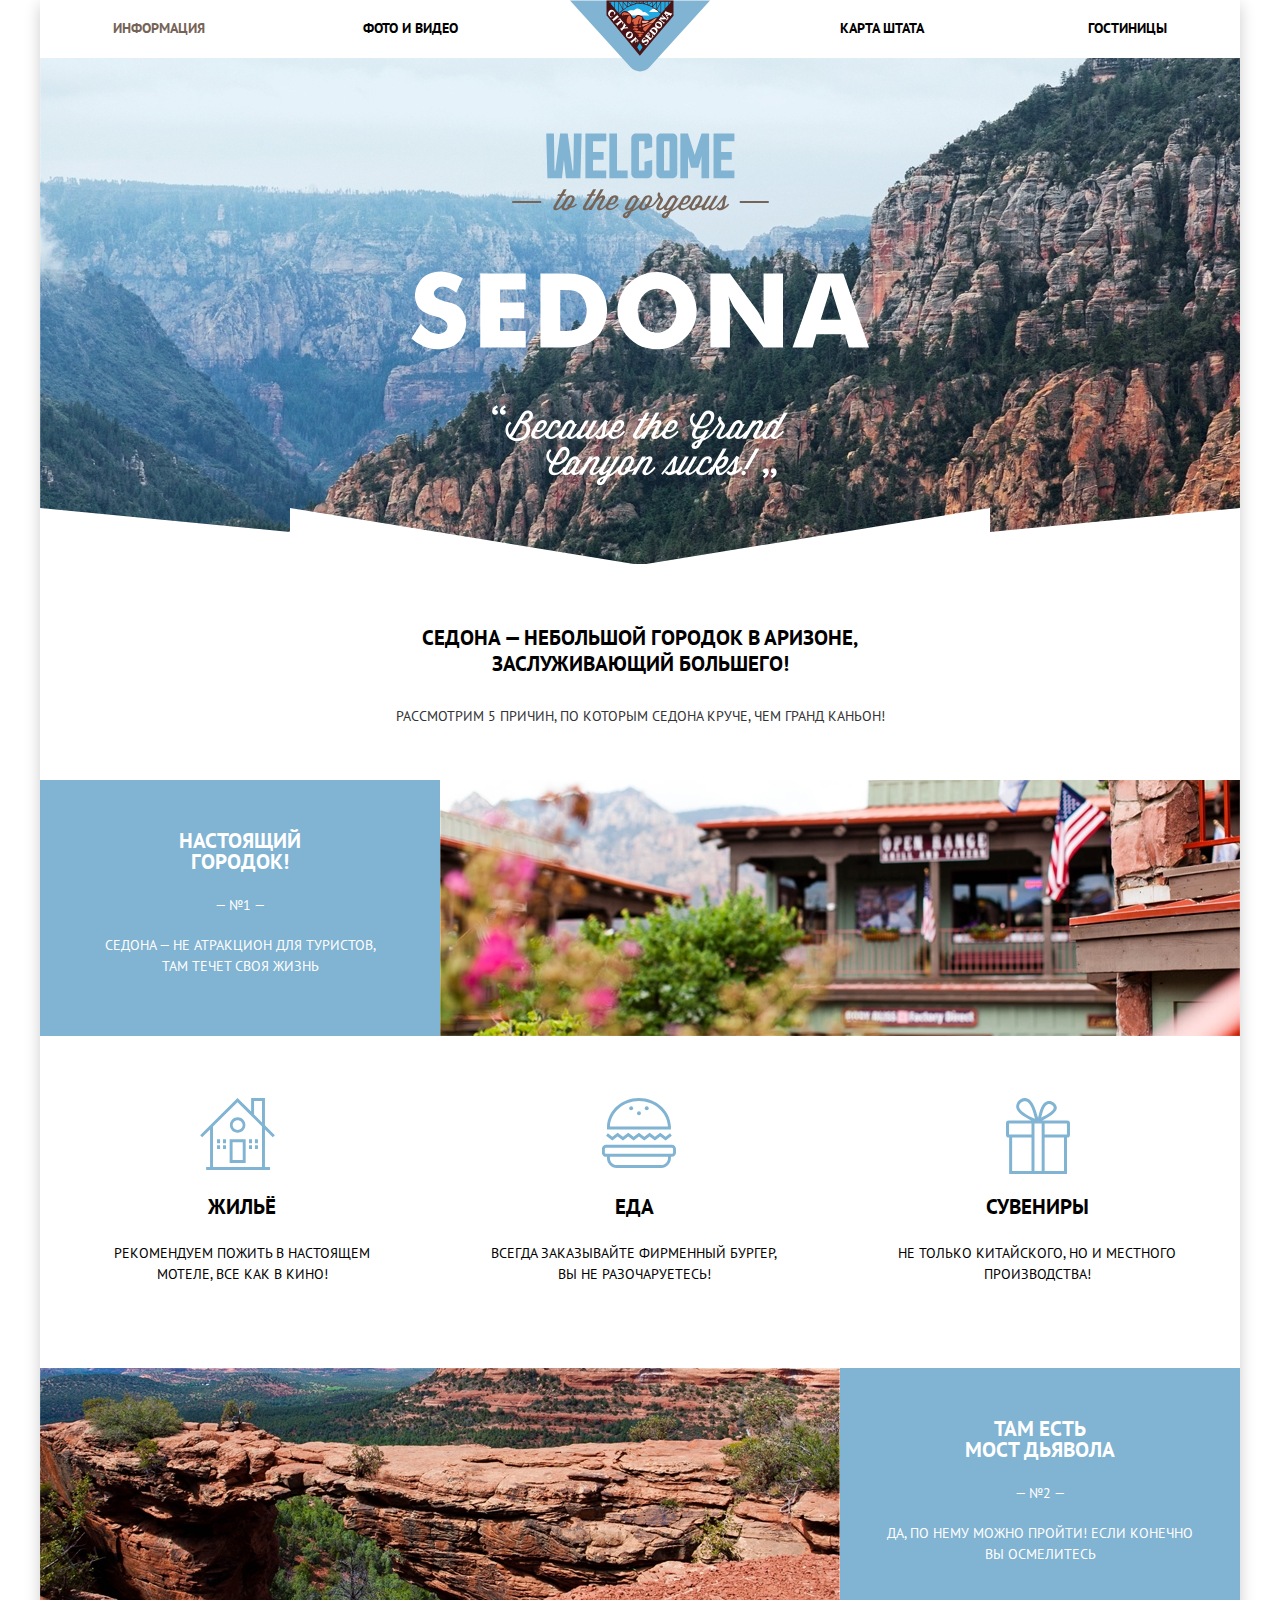
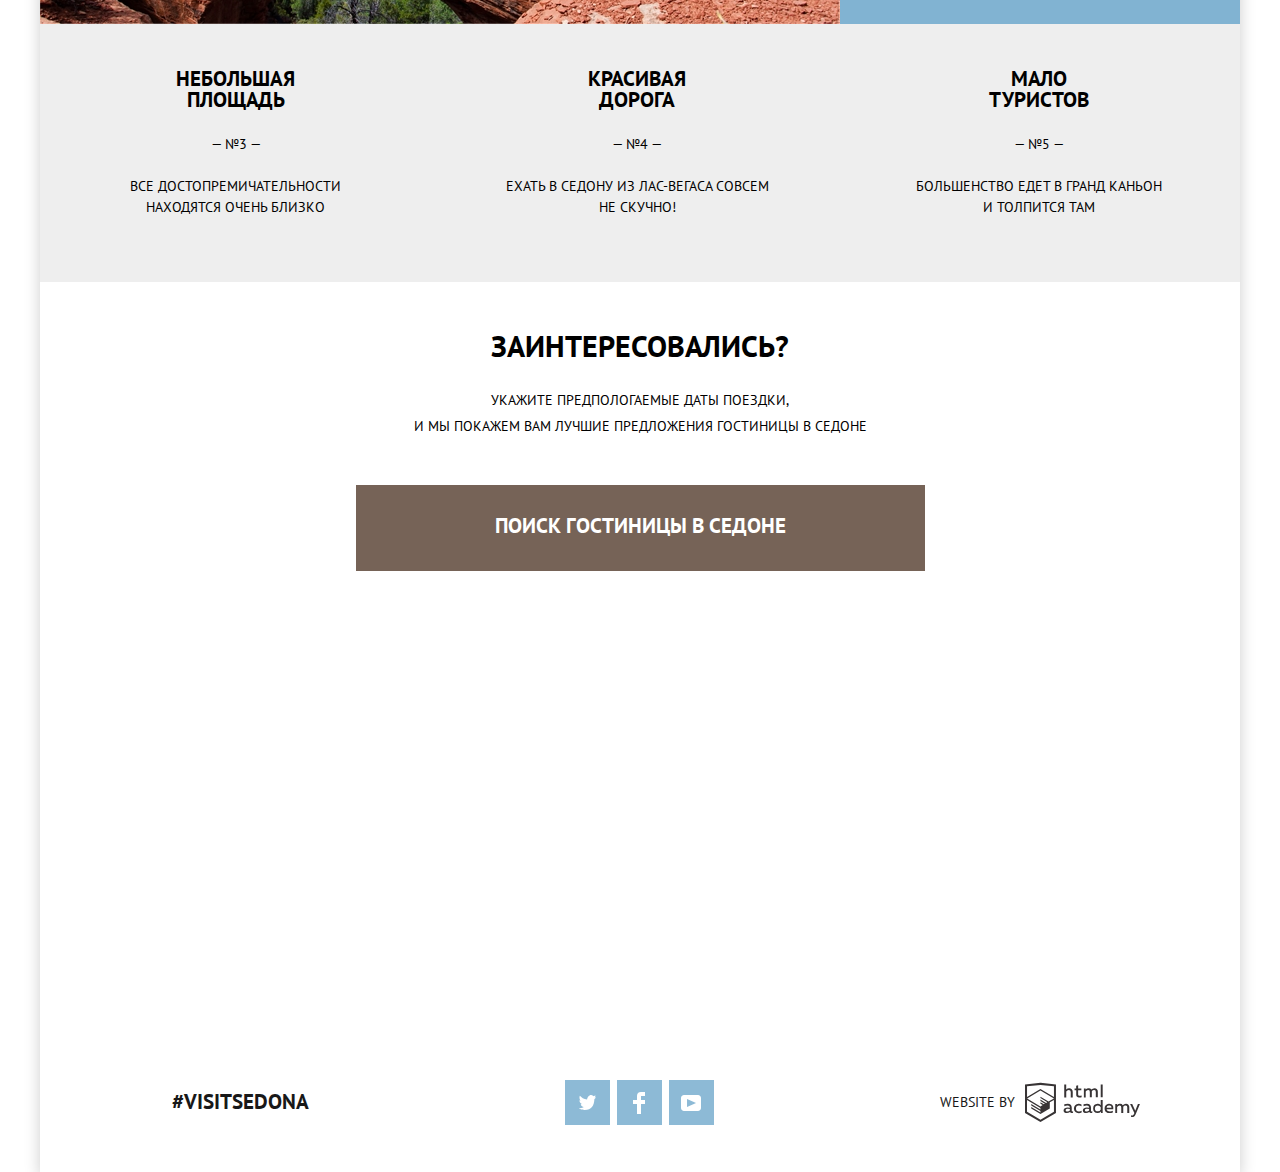
<file: index.html>
<!DOCTYPE html>
<html lang="ru">
  <head>
    <meta charset="utf-8">
    <title>HTML<!DOCTYPE html>
    <title> Academy: Седона</title>
    <link href="https://fonts.googleapis.com/css?family=PT+Sans:400,700&display=swap&subset=cyrillic" rel="stylesheet">
    <link href="css/normalize.css" rel="stylesheet">
    <link href="css/style.min.css" rel="stylesheet">
  </head>
  <body class="inner-page wrapper-div">
    <header class="main-header">
      <nav class="main-navigation">
        <a class="logo">
          <img  src="img/logo-sedona.svg" width="140" height="72"  alt="Sedona logo">
        </a>
        <ul class="site-navigation">
          <li>
            <a class="information_index" href="#">Информация</a>
          </li>
          <li class="passage"> 
            <a href="#">Фото и видео</a>
          </li>
          <li class="location">
            <a href="#">Карта штата</a>
          </li>
          <li class="list_of_hotels">
            <a href="catalog.html">Гостиницы</a>
          </li>
        </ul>
      </nav>
    </header>
    <main class="container">
      <div class="promo">
        <img class="promo_sedona" src="img/intro-welcome.svg" width="459" height="353" alt="Wellcome to the gorgeous Sedona. Because the Grand Canyon sucks!">
        <img class="intro-mask" src="img/intro-mask.svg" width="1200" height="59" alt="mask">
      </div> 
      <section class="reasons">
        <div class="reasons_div">
          <h2 class="reasons_title">Седона — небольшой городок в Аризоне, <br> заслуживающий большего!</h2> 
          <p class="reasons_discription">Рассмотрим 5 причин, по которым Седона круче, чем Гранд Каньон!</p>
        </div>
      </section>
      <section class="cause_one">
        <div class="cause_discription"> 
          <h2 class="cause_title"> Настоящий <br> городок! </h2>
          <p class="cause_number">— №1 —</p>
          <p class="cause_text">Седона  — не атракцион для туристов,<br> там течет своя жизнь</p>
        </div>
        <div class="cause_picture"> 
          <img src="img/real_town.jpg" width="800" height="256" alt="Городок Седоны">
        </div>
      </section>
      <section class="privilege">
        <ul class="features-list">
          <li class="cause_icon_home">
            <h3 class="cause_title">Жильё</h3>
         	  <p class="cause_text">Рекомендуем пожить в настоящем<br> мотеле, все как в кино!</p>
          </li>
          <li class="cause_icon_food">
           	<h3 class="cause_title">Еда</h3>
           	<p class="cause_text">Всегда заказывайте фирменный бургер,<br> вы не разочаруетесь!</p>
          </li>
          <li class="cause_icon_souvenirs">
           	<h3 class="cause_title">Сувениры</h3>
           	<p class="cause_text">Не только китайского, но и местного<br> производства!</p>
          </li>
        </ul>
      </section>
      <section class="cause_two">
        <div class="cause_picture"> 
          <img src="img/devils_bridge.jpg" width="800" height="256" alt="Мост дьявола">
        </div>
        <div class="cause_discription"> 
          <h2 class="cause_title">Там есть <br> мост дьявола</h2>
          <p class="cause_number">— №2 —</p>
          <p class="cause_text">Да, по нему можно пройти! если  конечно<br>вы осмелитесь</p>
        </div>
      </section>
      <section class="privilege_2"> 
        <ul class="features-list-1">
          <li class="cause_four">
            <h3 class="cause_title">Небольшая <br> площадь</h3>
            <p class="cause_number">— №3 —</p>
            <p class="cause_text">Все достопремичательности<br> находятся очень близко</p>
          </li>
          <li>
            <h3 class="cause_title">Красивая <br> дорога</h3>
            <p class="cause_number">— №4 —</p>
            <p class="cause_text">Ехать в Седону из Лас-Вегаса совсем<br> не скучно!</p>
          </li>
          <li>
            <h3 class="cause_title">Мало <br> туристов</h3>
            <p class="cause_number">— №5 —</p>
            <p class="cause_text">Большенство едет в Гранд Каньон<br> и толпится там</p>
          </li>
        </ul>
      </section>
      <div class="search">
        <h2>Заинтересовались?</h2>
        <p>Укажите предпологаемые даты поездки, <br>и мы покажем вам лучшие предложения гостиницы в Седоне</p>
        <button class="button_search" type="button" id="search">Поиск гостиницы в Седоне</button>
        <div class="search_form">
          <form class="search_button_form">
            <div class="search_data">
              <label for="check2">Дата заезда:</label>
              <input type="text" placeholder="24 апреля 2017" id="check2" name="check2">
              <button class="calendar" type="button">
                <svg xmlns="http://www.w3.org/2000/svg" width="21" height="22" viewBox="0 0 21 22">
                  <path d="M19.251 2.025h-2.845V.648c0-.381-.294-.689-.656-.689-.363 0-.656.308-.656.689v1.377h-3.938V.648c0-.381-.294-.689-.655-.689-.363 0-.657.308-.657.689v1.377H5.906V.648c0-.381-.294-.689-.656-.689-.363 0-.657.308-.657.689v1.377H1.75C.784 2.025 0 2.847 0 3.862v16.302C0 21.179.784 22 1.75 22h17.501c.966 0 1.749-.821 1.749-1.836V3.862c0-1.015-.783-1.837-1.749-1.837zm.437 18.139a.448.448 0 0 1-.437.459H1.75a.45.45 0 0 1-.438-.459V3.862a.45.45 0 0 1 .438-.459h2.844v1.378c0 .381.294.689.657.689.362 0 .656-.308.656-.689V3.403h3.938v1.378c0 .381.294.689.657.689.361 0 .655-.308.655-.689V3.403h3.938v1.378c0 .381.293.689.656.689.362 0 .656-.308.656-.689V3.403h2.845c.241 0 .437.206.437.459v16.302z"/>
                  <path d="M4.594 8.225h2.625v2.066H4.594zM4.594 11.668h2.625v2.067H4.594zM4.594 15.112h2.625v2.066H4.594zM9.188 15.112h2.625v2.066H9.188zM9.188 11.668h2.625v2.067H9.188zM9.188 8.225h2.625v2.066H9.188zM13.781 15.112h2.625v2.066h-2.625zM13.781 11.668h2.625v2.067h-2.625zM13.781 8.225h2.625v2.066h-2.625z"/>
                </svg>
                <span></span>
              </button>
            </div>            
            <div class="search_data">
              <label for="check3">Дата выезда:</label>
              <input type="text" placeholder="4 июля 2017" id="check3" name="check3">
              <button class="calendar2" type="button">
                <svg xmlns="http://www.w3.org/2000/svg" width="21" height="22" viewBox="0 0 21 22">
                  <path d="M19.251 2.025h-2.845V.648c0-.381-.294-.689-.656-.689-.363 0-.656.308-.656.689v1.377h-3.938V.648c0-.381-.294-.689-.655-.689-.363 0-.657.308-.657.689v1.377H5.906V.648c0-.381-.294-.689-.656-.689-.363 0-.657.308-.657.689v1.377H1.75C.784 2.025 0 2.847 0 3.862v16.302C0 21.179.784 22 1.75 22h17.501c.966 0 1.749-.821 1.749-1.836V3.862c0-1.015-.783-1.837-1.749-1.837zm.437 18.139a.448.448 0 0 1-.437.459H1.75a.45.45 0 0 1-.438-.459V3.862a.45.45 0 0 1 .438-.459h2.844v1.378c0 .381.294.689.657.689.362 0 .656-.308.656-.689V3.403h3.938v1.378c0 .381.294.689.657.689.361 0 .655-.308.655-.689V3.403h3.938v1.378c0 .381.293.689.656.689.362 0 .656-.308.656-.689V3.403h2.845c.241 0 .437.206.437.459v16.302z"/>
                  <path d="M4.594 8.225h2.625v2.066H4.594zM4.594 11.668h2.625v2.067H4.594zM4.594 15.112h2.625v2.066H4.594zM9.188 15.112h2.625v2.066H9.188zM9.188 11.668h2.625v2.067H9.188zM9.188 8.225h2.625v2.066H9.188zM13.781 15.112h2.625v2.066h-2.625zM13.781 11.668h2.625v2.067h-2.625zM13.781 8.225h2.625v2.066h-2.625z"/>
                </svg>
                <span></span>
              </button>
            </div>
            <div class="formline-adult-child">
              <p class="appointment-item adult">
                <label for="adult">Взрослые:</label>
              </p>
              <div class="formline-inputzone">
                <button class="minus" type="button">
                  <span></span>&minus;
                </button>
                <input class="input_number" type="text" name="adult" value="" placeholder="2" id="adult">
                <button class="plus" type="button">
                  <span></span>+
                </button>
              </div>
              <p class="appointment-item child">
                <label class="children" for="child">Дети:</label>
              </p>
              <div class="formline-inputzone">
                <button class="minus" type="button">
                  <span></span> &minus;
                </button>
                <input type="text" name="children" value="" placeholder="0" id="child">
                <button class="plus" type="button">
                  <span></span>+
                </button>
              </div>
            </div>
            <button class="search-submit" name="search-submit">Найти</button>
          </form>
        </div>
      </div>
      <section class="sedona_map">
        <iframe src="https://www.google.com/maps/embed?pb=!1m18!1m12!1m3!1d475957.83483896346!2d-111.94672641874268!3d34.83906897555744!2m3!1f0!2f0!3f0!3m2!1i1024!2i768!4f13.1!3m3!1m2!1s0x872da132f942b00d%3A0x5548c523fa6c8efd!2z0KHQtdC00L7QvdCwLCDQkNGA0LjQt9C-0L3QsCwg0KHQqNCQ!5e0!3m2!1sru!2sru!4v1455796462463" width="1200" height="593" style="border:0" allowfullscreen></iframe>
      </section>
    </main>      
    <footer class="footer">
      <p class="hashtag">
        <a href="#">#visitsedona</a>
      </p>
      <div class="footer-social">
        <ul class="social_networks">
          <li>
            <a class="social-button" href="#">
              <span class="visually-hidden">twitter</span>
              <svg xmlns="http://www.w3.org/2000/svg" xmlns:xlink="http://www.w3.org/1999/xlink" width="17" height="15" viewBox="0 0 17 15">
                <path fill="#FFF" d="M10.95.144c1.685-.496 2.984.27 3.577 1.179.673-.231 1.331-.481 2.011-.708a2.345 2.345 0 0 1-.857 1.768c.685.17 1.304-.491 1.304-.491-.169 1-1.006 1.788-1.563 2.024-.231 6.75-3.175 11.217-10.077 11.082h-.446c-.41 0-4.164-.46-4.898-1.887 2.271.196 3.893-.422 4.693-1.177-.96-.3-2.679-.477-2.979-2.95.349.106.564.228 1.19.119C1.705 8.247.374 7.53.448 5.33c.285.328 1.067.536 1.34.472C1.085 5.561-.182 2.442.894.85c1.818 1.854 3.735 3.606 7.152 3.773C8.254 2.33 9.183.793 10.95.144z"/>
              </svg>
            </a>
          </li>
          <li>
            <a class="social-button" href="#">
              <span class="visually-hidden">facebook</span>
              <svg xmlns="http://www.w3.org/2000/svg" width="12" height="22" viewBox="0 0 12 22">
                <path fill="#FFF" d="M12 4V0H8a4 4 0 0 0-4 4v4H0v4h4v10h4V12h4V8H8V4h4z"/>
              </svg>
            </a>
          </li>
          <li>
            <a class="social-button" href="#">
              <span class="visually-hidden">youtube</span>
              <svg xmlns="http://www.w3.org/2000/svg" xmlns:xlink="http://www.w3.org/1999/xlink" width="20" height="16" viewBox="0 0 20 16">
                <path fill="#FFF" d="M17 0H3C1.35 0 0 1.35 0 3v10c0 1.65 1.35 3 3 3h14c1.65 0 3-1.35 3-3V3c0-1.65-1.35-3-3-3zM6.027 11.998V4.002L15.014 8l-8.987 3.998z"/>
              </svg>
            </a>
          </li>
        </ul>
      </div>  
      <p class="footer_icon">
        <span class="vebsite_icon">website by</span>
        <a class="developer" href="https://htmlacademy.ru/intensive/htmlcss">
          <svg class="developer__logo" width="115" height="41" id="Layer_1" data-name="Layer 1" xmlns="http://www.w3.org/2000/svg" viewBox="0 0 108.08 36.85">
            <title>logo-htmlacademy-small1</title>
            <path d="M44.61,26.88a2,2,0,0,0,.55-0.1v1.33a3.25,3.25,0,0,1-1.18.21,1.67,1.67,0,0,1-1.67-1,4.84,4.84,0,0,1-3.14,1.08c-1.51,0-2.91-.83-2.91-2.55,0-2.13,2-2.79,3.71-2.79a11.08,11.08,0,0,1,2.17.25v-0.3c0-1-.76-1.77-2.19-1.77a7.42,7.42,0,0,0-3,.64v-1.7a10.21,10.21,0,0,1,3.19-.55c2.36,0,3.81,1.12,3.81,3.65v3a0.54,0.54,0,0,0,.49.59h0.17Zm-6.44-1.13A1.35,1.35,0,0,0,39.63,27h0.11a3.39,3.39,0,0,0,2.41-1V24.58a9.72,9.72,0,0,0-1.81-.21c-1,0-2.16.33-2.16,1.38h0Zm12.36-6.11a5,5,0,0,1,2.57.64V22a4.08,4.08,0,0,0-2.3-.7,2.75,2.75,0,1,0,0,5.49,5,5,0,0,0,2.43-.64v1.71a6.27,6.27,0,0,1-2.76.57A4.21,4.21,0,0,1,46,24.51q0-.21,0-0.41a4.32,4.32,0,0,1,4.18-4.46h0.38Zm12.17,7.24a2,2,0,0,0,.55-0.1v1.33a3.25,3.25,0,0,1-1.18.21,1.67,1.67,0,0,1-1.67-1,4.84,4.84,0,0,1-3.14,1.08c-1.51,0-2.91-.83-2.91-2.55,0-2.13,2-2.79,3.71-2.79a11.08,11.08,0,0,1,2.17.25v-0.3c0-1-.76-1.77-2.19-1.77a7.42,7.42,0,0,0-3,.64v-1.7a10.21,10.21,0,0,1,3.19-.55c2.36,0,3.81,1.12,3.81,3.65v3a0.54,0.54,0,0,0,.49.59h0.17Zm-6.44-1.13A1.35,1.35,0,0,0,57.73,27h0.11a3.39,3.39,0,0,0,2.41-1V24.58a9.72,9.72,0,0,0-1.81-.21c-1.06,0-2.16.33-2.16,1.38h0ZM73,16V28.2H71.35V26.88a3.88,3.88,0,0,1-3.19,1.54,4.4,4.4,0,0,1,0-8.78,3.81,3.81,0,0,1,3,1.3V16H73Zm-4.53,5.22a2.76,2.76,0,1,0,0,5.52A2.86,2.86,0,0,0,71.15,25V23A2.91,2.91,0,0,0,68.49,21.27ZM79,19.64c3.31,0,4.46,2.68,3.92,5.09H76.7c0.21,1.5,1.67,2.11,3.19,2.11a6.11,6.11,0,0,0,2.64-.59v1.6a7.14,7.14,0,0,1-3,.57C77,28.42,74.78,27,74.78,24a4.18,4.18,0,0,1,4-4.39H79Zm0.09,1.54a2.28,2.28,0,0,0-2.44,2.1v0.06H81.3A2,2,0,0,0,79.13,21.18Zm5.73,7V19.87h1.65v1a3.81,3.81,0,0,1,2.78-1.27A2.86,2.86,0,0,1,91.89,21a4.12,4.12,0,0,1,2.91-1.33A3.06,3.06,0,0,1,98,23V28.2h-1.9V23.05a1.59,1.59,0,0,0-1.42-1.75H94.42a2.8,2.8,0,0,0-2.07,1.12V28.2h-1.9V23.05A1.59,1.59,0,0,0,89,21.31H88.8a3,3,0,0,0-2.21,1.29v5.63H84.86Zm21.31-8.33h1.9l-3.91,9.46c-0.9,2.17-2.09,2.86-3.35,2.86a4.76,4.76,0,0,1-1.1-.14V30.46a2.86,2.86,0,0,0,.85.12c0.9,0,1.58-.64,2.07-1.9l0.17-.42-4-8.4h2l2.86,6.29ZM38.73,1.46V6.22a3.81,3.81,0,0,1,2.7-1.14,3.25,3.25,0,0,1,3.44,3.4v5.15H43V8.72a1.81,1.81,0,0,0-1.61-2h-0.3a2.93,2.93,0,0,0-2.32,1.39v5.52h-1.9V1.46h1.9ZM49.94,2.31v3h3V6.91h-3v3.81c0,1.1.5,1.46,1.58,1.46a4.49,4.49,0,0,0,1.69-.33v1.6A6.8,6.8,0,0,1,51,13.8a2.55,2.55,0,0,1-2.86-2.74V6.89H46.58V5.26h1.5V2.74Zm5.4,11.31V5.28H57v1A3.81,3.81,0,0,1,59.77,5a2.86,2.86,0,0,1,2.6,1.33A4.12,4.12,0,0,1,65.28,5,3.06,3.06,0,0,1,68.44,8.4v5.21h-1.9V8.46a1.59,1.59,0,0,0-1.42-1.75H64.89a2.8,2.8,0,0,0-2.07,1.12v5.78h-1.9V8.46A1.59,1.59,0,0,0,59.5,6.71H59.27A3,3,0,0,0,57.06,8v5.63H55.34ZM71.17,1.45H73V13.6H71.17V1.45ZM14.71,0H14.55L0,1.54V28.21l14.55,8.66,14.55-8.66V1.54Zm12.5,27.1L14.55,34.64,1.9,27.12V16.18l12.59,7.5V25L5.86,19.9v1.31l8.68,5.21v1.39L5.87,22.65V24l8.68,5.21,8.75-5.24V18.31L27.2,16V27.12Zm0-12.53-3.48,2-1.6,1L14.51,13v1.31L21,18.23H21l-0.14.09-1,.54-5.37-3.2V17l4.24,2.52-1,.67-3.2-1.9v1.31l2.1,1.24L14.5,22.1,2,14.65,14.51,7.11Zm0-1.32L14.49,5.76,1.91,13.25v-10L14.56,1.92,27.21,3.25v10h0Z" transform="translate(0 -0.02)" fill="#231f20"/>
          </svg>
        </a>
      </p>
    </footer>
    <script src="js/script.min.js"></script>
  </body>
</html>
</file>
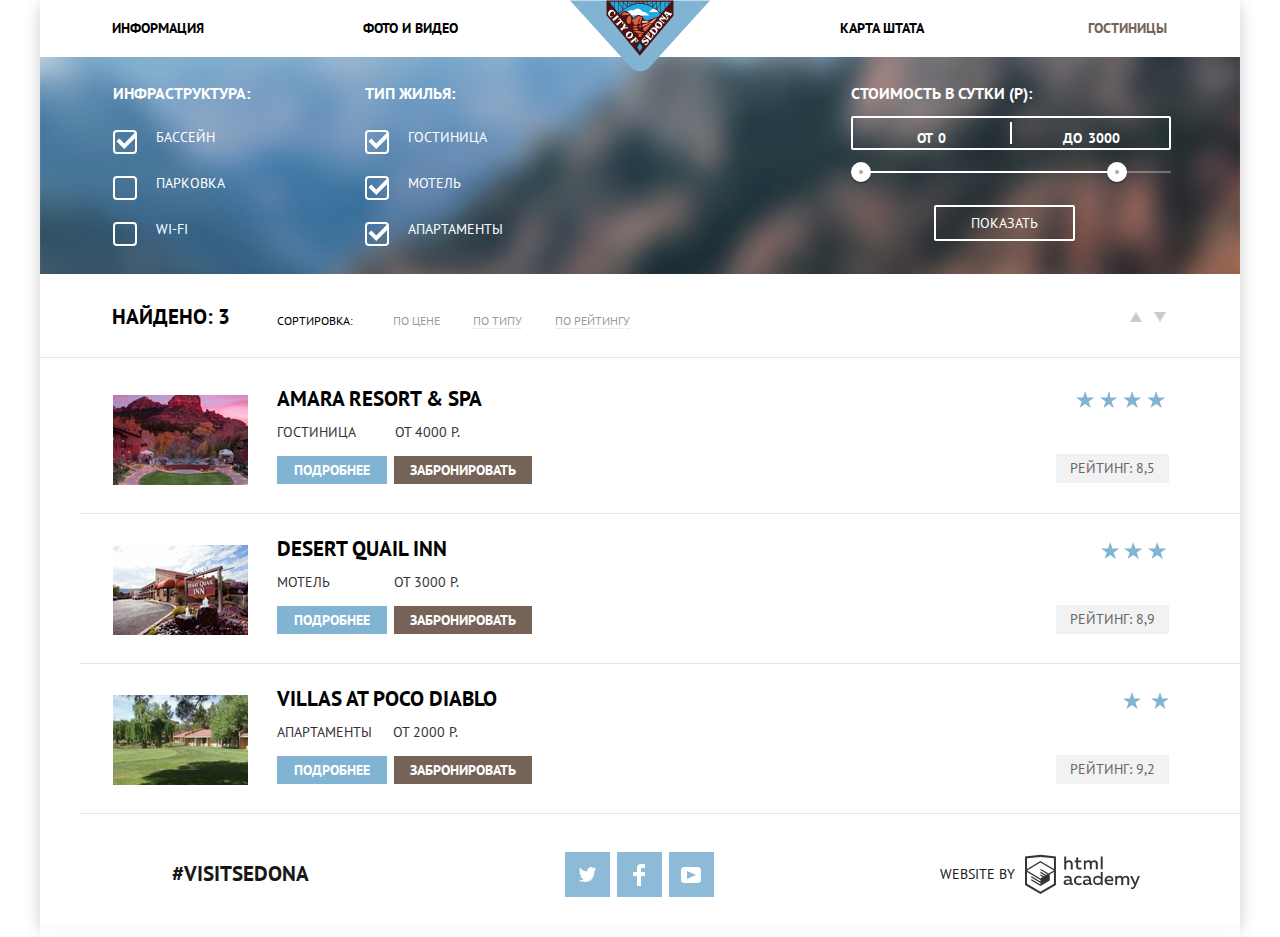
<file: catalog.html>
<!DOCTYPE html>
<html lang="ru">
  <head>
    <meta charset="utf-8">
    <title>HTML<!DOCTYPE html>
    <title> Academy: Седона</title>
    <link href="https://fonts.googleapis.com/css?family=PT+Sans:400,700&display=swap&subset=cyrillic" rel="stylesheet">
    <link href="css/normalize.css" rel="stylesheet">
    <link href="css/style.min.css" rel="stylesheet">
  </head>
  <body class="inner-page wrapper-div-catalog">
    <header class="main-header">
      <nav class="main-navigation">
        <a class="logo" href="index.html">
          <img  src="img/logo-sedona.svg" width="140" height="72"  alt="Sedona logo">
        </a>
        <ul class="site-navigation">
          <li>
            <a class="information_catalog" href="#">Информация</a>
          </li>
          <li class="passage">
            <a href="#">Фото и видео</a>
          </li>
          <li class="location">
            <a href="#">Карта штата</a>
          </li>
          <li class="list_catalog">
            <a href="catalog.html">Гостиницы</a>
          </li>
        </ul>
      </nav>
    </header>
    <main class="hotel_main">
      <section class="section">
        <form class="form_choice"> 
          <div class="field-form">
            <div>
              <fieldset class="field_form_list">
                <legend class="headline_legend">Инфраструктура:</legend>
                <ul class="hotel_checked">
                  <li class="hotel_label">
                    <label for="swim">
                      <input type="checkbox" id="swim" name="swim" checked>
                      <span class="fake-checkbox"></span> Бассейн
                    </label>
                  </li>
                  <li class="hotel_label">
                    <label for="parking">
                      <input type="checkbox" id="parking" name="parking">
                      <span class="fake-checkbox"></span> Парковка
                    </label>
                  </li>
                  <li class="hotel_label">
                    <label for="Wi-fi">
                      <input type="checkbox" id="Wi-fi" name="Wi-fi">
                      <span class="fake-checkbox"></span> Wi-fi
                    </label>
                  </li>
                </ul>
              </fieldset>
            </div>
            <div>
              <fieldset class="field-form_list">
                <legend class="headline_legend">Тип жилья:</legend>
                <ul class="hotel_checked">
                  <li class="hotel_label">
                    <label for="hotel">
                      <input type="checkbox" id="hotel" name="hotel" checked>
                      <span class="fake-checkbox"></span> Гостиница
                    </label>
                  </li>
                  <li class="hotel_label">
                    <label for="motel">
                      <input type="checkbox" id="motel" name="motel" checked>
                      <span class="fake-checkbox"></span> Мотель
                    </label>
                  </li>
                  <li class="hotel_label">
                    <label for="apartments">
                      <input type="checkbox" id="apartments" name="apartments" checked>
                      <span class="fake-checkbox"></span> Апартаменты
                    </label>
                  </li>
                </ul>
              </fieldset>
            </div>
            <fieldset class="field-form_slider">
              <div class="filter-range">
                <div class="filter-range-title">Стоимость в сутки (р):</div>
                <div class="price-controls">
                  <label class="min-price">от <input type="text" name="min-price" value="0"></label>
                  <label class="max-price">до <input type="text" name="max-price" value="3000"></label>
                </div>
                <div class="range-controls">
                  <div class="scale">
                    <div class="bar"></div>
                  </div>
                  <div class="range-toggle range-toggle-min"></div>
                  <div class="range-toggle range-toggle-max"></div>
                </div>
                <button class="btn-transparent" type="submit">Показать</button>
              </div>
            </fieldset>
          </div>
        </form>
      </section>
      <section class="hotel_selection">
        <div class="hotel_scroll">
          <div class="received">
            <p>Найдено: 3</p>
          </div>
          <ul class="hotel_assortment">
            <li class="hotel_sorting">
              Сортировка:
            </li>
            <li class="hotel_by_price">
              <a href="#"> По цене </a>
            </li>
            <li class="hotel_type">
              <a href="#"><u>По типу</u> </a>
            </li>
            <li class="hotel_by_rating">
              <a href="#"><u>По рейтингу</u></a>
            </li>
          </ul>
          <div class="switch">
            <p class="arrow_up_down">
              <a class="arrow arrow-up" href="#"></a>
              <a class="arrow arrow-down" href="#"></a>
            </p>
          </div>
        </div>
      </section>
      <section class="all_hotel">
        <ul class="hotels_list" >
          <li class="hotel_item">
            <div class="hotel_img_wrapper">
              <img src="img/Layer_21.jpg" width="135" height="90" alt="Amara Resort">
            </div>
            <div class="hotel_title" >
              <a class="name_hotel" href="#">Amara Resort & SPA</a>
              <div class="hotel_price">
                <div class="category_hotel">Гостиница</div>
                <div>от 4000 p.</div>
              </div>
              <div class="hotel_buttons">
                <a class="the_details" href="#">Подробнее</a>
                <a class="reservation" href="#">Забронировать</a>
             </div>
            </div>
            <div class="hotel_rating">
              <span class="rating-star star-4"></span>
              <span class="rating" >Рейтинг: 8,5</span>
            </div>
          </li>
          <li class="hotel_item">
            <div class="hotel_img_wrapper">
              <img src="img/Layer_89_copy.jpg"   width="135" height="90"  alt="Desert Quail Inn">
            </div>
            <div class="hotel_title">
              <a class="name_hotel"  href="#">Desert Quail Inn</a>
              <div class="hotel_price">
                <div class="category_motel">Мотель</div>
                <div>от 3000 p.</div>
              </div>
              <div class="hotel_buttons">
                <a class="the_details" href="#">Подробнее</a>
                <a class="reservation" href="#">Забронировать</a>
              </div>
            </div>
            <div class="hotel_rating">
              <span class="rating-star star-3"></span>
              <span class="rating">Рейтинг: 8,9</span>
            </div>
          </li>
          <li class="hotel_item">
            <div class="hotel_img_wrapper">
              <img src="img/Layer_22.jpg" width="135" height="90" alt="Villas at Poco Diablo">
            </div>
            <div class="hotel_title">
              <a class="name_hotel" href="#">Villas at Poco Diablo</a>
              <div class="hotel_price">
                <div class="category_apartment">Апартаменты</div>
                <div>от 2000 p.</div>
              </div>
              <div class="hotel_buttons">
                <a class="the_details" href="#">Подробнее</a>
                <a class="reservation" href="#">Забронировать</a>
              </div>
            </div>
            <div class="hotel_rating">
              <span class="rating-star star-2"></span>
              <span class="rating">Рейтинг: 9,2</span>
            </div>
          </li>
        </ul>
      </section>    
    </main>
    <footer class="footer_catalog">
      <p class="hashtag">
        <a href="#">#visitsedona</a>
      </p>
      <div class="footer-social">
        <ul class="social_networks">
          <li>
            <a class="social-button" href="#">
              <span class="visually-hidden">twitter</span>
              <svg xmlns="http://www.w3.org/2000/svg" xmlns:xlink="http://www.w3.org/1999/xlink" width="17" height="15" viewBox="0 0 17 15">
                <path fill="#FFF" d="M10.95.144c1.685-.496 2.984.27 3.577 1.179.673-.231 1.331-.481 2.011-.708a2.345 2.345 0 0 1-.857 1.768c.685.17 1.304-.491 1.304-.491-.169 1-1.006 1.788-1.563 2.024-.231 6.75-3.175 11.217-10.077 11.082h-.446c-.41 0-4.164-.46-4.898-1.887 2.271.196 3.893-.422 4.693-1.177-.96-.3-2.679-.477-2.979-2.95.349.106.564.228 1.19.119C1.705 8.247.374 7.53.448 5.33c.285.328 1.067.536 1.34.472C1.085 5.561-.182 2.442.894.85c1.818 1.854 3.735 3.606 7.152 3.773C8.254 2.33 9.183.793 10.95.144z"/>
              </svg>
            </a>
          </li>
          <li>
            <a class="social-button" href="#">
              <span class="visually-hidden">facebook</span>
              <svg xmlns="http://www.w3.org/2000/svg" width="12" height="22" viewBox="0 0 12 22">
                <path fill="#FFF" d="M12 4V0H8a4 4 0 0 0-4 4v4H0v4h4v10h4V12h4V8H8V4h4z"/>
              </svg>
            </a>
          </li>
          <li>
            <a class="social-button" href="#">
              <span class="visually-hidden">youtube</span>
              <svg xmlns="http://www.w3.org/2000/svg" xmlns:xlink="http://www.w3.org/1999/xlink" width="20" height="16" viewBox="0 0 20 16">
                <path fill="#FFF" d="M17 0H3C1.35 0 0 1.35 0 3v10c0 1.65 1.35 3 3 3h14c1.65 0 3-1.35 3-3V3c0-1.65-1.35-3-3-3zM6.027 11.998V4.002L15.014 8l-8.987 3.998z"/>
              </svg>
            </a>
          </li>
        </ul>
      </div>  
      <p class="footer_icon">
        <span class="vebsite_icon">website by</span>
        <a class="developer" href="https://htmlacademy.ru/intensive/htmlcss">
          <svg class="developer__logo" width="115" height="41" id="Layer_1" data-name="Layer 1" xmlns="http://www.w3.org/2000/svg" viewBox="0 0 108.08 36.85">
            <title>logo-htmlacademy-small1</title>
            <path d="M44.61,26.88a2,2,0,0,0,.55-0.1v1.33a3.25,3.25,0,0,1-1.18.21,1.67,1.67,0,0,1-1.67-1,4.84,4.84,0,0,1-3.14,1.08c-1.51,0-2.91-.83-2.91-2.55,0-2.13,2-2.79,3.71-2.79a11.08,11.08,0,0,1,2.17.25v-0.3c0-1-.76-1.77-2.19-1.77a7.42,7.42,0,0,0-3,.64v-1.7a10.21,10.21,0,0,1,3.19-.55c2.36,0,3.81,1.12,3.81,3.65v3a0.54,0.54,0,0,0,.49.59h0.17Zm-6.44-1.13A1.35,1.35,0,0,0,39.63,27h0.11a3.39,3.39,0,0,0,2.41-1V24.58a9.72,9.72,0,0,0-1.81-.21c-1,0-2.16.33-2.16,1.38h0Zm12.36-6.11a5,5,0,0,1,2.57.64V22a4.08,4.08,0,0,0-2.3-.7,2.75,2.75,0,1,0,0,5.49,5,5,0,0,0,2.43-.64v1.71a6.27,6.27,0,0,1-2.76.57A4.21,4.21,0,0,1,46,24.51q0-.21,0-0.41a4.32,4.32,0,0,1,4.18-4.46h0.38Zm12.17,7.24a2,2,0,0,0,.55-0.1v1.33a3.25,3.25,0,0,1-1.18.21,1.67,1.67,0,0,1-1.67-1,4.84,4.84,0,0,1-3.14,1.08c-1.51,0-2.91-.83-2.91-2.55,0-2.13,2-2.79,3.71-2.79a11.08,11.08,0,0,1,2.17.25v-0.3c0-1-.76-1.77-2.19-1.77a7.42,7.42,0,0,0-3,.64v-1.7a10.21,10.21,0,0,1,3.19-.55c2.36,0,3.81,1.12,3.81,3.65v3a0.54,0.54,0,0,0,.49.59h0.17Zm-6.44-1.13A1.35,1.35,0,0,0,57.73,27h0.11a3.39,3.39,0,0,0,2.41-1V24.58a9.72,9.72,0,0,0-1.81-.21c-1.06,0-2.16.33-2.16,1.38h0ZM73,16V28.2H71.35V26.88a3.88,3.88,0,0,1-3.19,1.54,4.4,4.4,0,0,1,0-8.78,3.81,3.81,0,0,1,3,1.3V16H73Zm-4.53,5.22a2.76,2.76,0,1,0,0,5.52A2.86,2.86,0,0,0,71.15,25V23A2.91,2.91,0,0,0,68.49,21.27ZM79,19.64c3.31,0,4.46,2.68,3.92,5.09H76.7c0.21,1.5,1.67,2.11,3.19,2.11a6.11,6.11,0,0,0,2.64-.59v1.6a7.14,7.14,0,0,1-3,.57C77,28.42,74.78,27,74.78,24a4.18,4.18,0,0,1,4-4.39H79Zm0.09,1.54a2.28,2.28,0,0,0-2.44,2.1v0.06H81.3A2,2,0,0,0,79.13,21.18Zm5.73,7V19.87h1.65v1a3.81,3.81,0,0,1,2.78-1.27A2.86,2.86,0,0,1,91.89,21a4.12,4.12,0,0,1,2.91-1.33A3.06,3.06,0,0,1,98,23V28.2h-1.9V23.05a1.59,1.59,0,0,0-1.42-1.75H94.42a2.8,2.8,0,0,0-2.07,1.12V28.2h-1.9V23.05A1.59,1.59,0,0,0,89,21.31H88.8a3,3,0,0,0-2.21,1.29v5.63H84.86Zm21.31-8.33h1.9l-3.91,9.46c-0.9,2.17-2.09,2.86-3.35,2.86a4.76,4.76,0,0,1-1.1-.14V30.46a2.86,2.86,0,0,0,.85.12c0.9,0,1.58-.64,2.07-1.9l0.17-.42-4-8.4h2l2.86,6.29ZM38.73,1.46V6.22a3.81,3.81,0,0,1,2.7-1.14,3.25,3.25,0,0,1,3.44,3.4v5.15H43V8.72a1.81,1.81,0,0,0-1.61-2h-0.3a2.93,2.93,0,0,0-2.32,1.39v5.52h-1.9V1.46h1.9ZM49.94,2.31v3h3V6.91h-3v3.81c0,1.1.5,1.46,1.58,1.46a4.49,4.49,0,0,0,1.69-.33v1.6A6.8,6.8,0,0,1,51,13.8a2.55,2.55,0,0,1-2.86-2.74V6.89H46.58V5.26h1.5V2.74Zm5.4,11.31V5.28H57v1A3.81,3.81,0,0,1,59.77,5a2.86,2.86,0,0,1,2.6,1.33A4.12,4.12,0,0,1,65.28,5,3.06,3.06,0,0,1,68.44,8.4v5.21h-1.9V8.46a1.59,1.59,0,0,0-1.42-1.75H64.89a2.8,2.8,0,0,0-2.07,1.12v5.78h-1.9V8.46A1.59,1.59,0,0,0,59.5,6.71H59.27A3,3,0,0,0,57.06,8v5.63H55.34ZM71.17,1.45H73V13.6H71.17V1.45ZM14.71,0H14.55L0,1.54V28.21l14.55,8.66,14.55-8.66V1.54Zm12.5,27.1L14.55,34.64,1.9,27.12V16.18l12.59,7.5V25L5.86,19.9v1.31l8.68,5.21v1.39L5.87,22.65V24l8.68,5.21,8.75-5.24V18.31L27.2,16V27.12Zm0-12.53-3.48,2-1.6,1L14.51,13v1.31L21,18.23H21l-0.14.09-1,.54-5.37-3.2V17l4.24,2.52-1,.67-3.2-1.9v1.31l2.1,1.24L14.5,22.1,2,14.65,14.51,7.11Zm0-1.32L14.49,5.76,1.91,13.25v-10L14.56,1.92,27.21,3.25v10h0Z" transform="translate(0 -0.02)" fill="#231f20"/>
          </svg>
        </a>
      </p>
    </footer>
  </body>
</html>
</file>
<file: css/style.min.css>
body{background-color:#fff;background-position:top center;background-repeat:no-repeat;color:#000;font-family:"PT Sans","Arial",sans-serif;font-size:14px;font-weight:700;line-height:26px;margin:0 auto;padding:0;text-transform:uppercase}.visually-hidden{position:absolute;width:1px;height:1px;margin:-1px;border:0;padding:0;clip:rect(0 0 0 0);overflow:hidden}.wrapper-div{box-shadow:0 5px 15px 0 rgba(0,1,1,0.2);margin-left:auto;margin-right:auto;max-width:1200px;position:relative;webkit-box-shadow:0 5px 15px 0 rgba(0,1,1,0.2)}.wrapper-div-catalog{box-shadow:0 5px 15px 0 rgba(0,1,1,0.2);margin-left:auto;margin-right:auto;max-width:1200px;min-height:540px;position:relative;webkit-box-shadow:0 5px 15px 0 rgba(0,1,1,0.2)}.information_index{color:#766357;padding-right:70px}.list_catalog a{color:#766357;padding-left:35px}.information_catalog:hover{color:#81b3d2}.passage:hover a{color:#81b3d2}.location:hover a{color:#81b3d2}.list_of_hotels:hover a{color:#81b3d2}.information_catalog:active{color:#b8b8b8}.information_catalog{color:#000;padding-right:105px}.passage:active a{color:#b8b8b8}.location:active a{color:#b8b8b8}.list_of_hotels:active a{color:#b8b8b8}.main-navigation{align-items:center;background-color:transparent;display:flex;flex-direction:column}.logo{text-align:center;width:140px;position:absolute;left:0;right:0;margin:auto;z-index:3}.site-navigation{list-style:none;width:1200px}.site-navigation{display:flex;margin:0;position:relative;z-index:2}.site-navigation li{padding-bottom:40px;padding-top:15px}.site-navigation a{line-height:26px;text-align:center;text-decoration:none}.location a{color:#000;margin-left:143px}.passage a{color:#000;margin-right:200px}.information,.information_index{margin-left:-33px}.list_of_hotels a{color:#000;padding-left:35px}.site-navigation li{text-align:center;width:1200px}.container{width:1200px}.promo{background:#81b3d2 url("../img/Slice_2.jpg");background-repeat:no-repeat;padding-top:75px;padding-bottom:70px;position:relative;text-align:center;top:-23px;width:1200px}.intro-mask{position:absolute;bottom:-3px;left:0}.intro-mask{align-self:flex-end}.reasons_div{background-color:white;padding-bottom:37px;padding-top:38px;text-align:center;width:1200px}.reasons_title{color:#000;font-size:21px;font-weight:700;line-height:26px;margin:auto}.reasons_discription{color:#333;font-size:14px;font-weight:400;line-height:26px;padding-top:12px}.cause_one{display:inline-flex}.cause_two{display:inline-flex}.cause_discription h2{color:#fff;font-size:21px;font-weight:700;line-height:21px;padding-top:32px;padding-bottom:6px;text-align:center}.cause_discription p{color:#fff;font-weight:400;line-height:21px;text-align:center}.cause_discription{background-color:#81b3d2;height:256px;width:400px}.cause_title{color:#000;font-size:21px;font-weight:700;line-height:21px;margin-top:18px}.cause_number{color:#000;font-size:14px;font-weight:400}.cause_text{color:#000;font-weight:400;line-height:21px;padding-top:5px}.cause_icon_home:before{background-image:url("../img/icon-1.svg");background-repeat:no-repeat;left:126px;margin:auto;min-height:72px;width:75px}.cause_icon_food:before{background-image:url("../img/icon-3.svg");background-repeat:no-repeat;left:0;margin:auto;min-height:76px;right:3px;width:74px}.cause_icon_souvenirs:before{background-image:url("../img/icon-2.svg");background-repeat:no-repeat;margin:auto;min-height:76px;right:125px;width:75px}.cause_icon_souvenirs{margin-right:30px}.features-list{display:flex;justify-content:space-between;list-style:none}.features-list{margin-bottom:5px}.features-list li{text-align:center}.features-list li:before{content:"";position:absolute;top:-80px}.privilege{margin:134px 34px 69px;position:relative}.features-list-1{display:flex;justify-content:space-around;list-style:none}.privilege_2{margin-top:-23px}.cause_four{margin-left:-45px}.privilege_2 ul{background-color:#eee}.features-list-1 li{padding-bottom:50px;padding-top:27px;text-align:center;width:400px}.search .button_search{text-align:center}.search{margin:0;padding:55px 0 2px;position:relative;text-align:center}.search h2{font-size:30px;font-weight:700;line-height:36px;margin:-23px 0 23px;padding:0}.search p{font-weight:400;line-height:24px font-size:14px;margin:0 0 46px}.search .buttun_search{font-family:"PT Sans","Arial",sans-serif;font-weight:700;text-transform:uppercase}.search_form label,.search_button_form input{font-family:"PT Sans","Arial",sans-serif;font-weight:700;text-transform:uppercase}.search_data ::-webkit-input-placeholder{color:#000;padding-left:15px}.search .button-search{background-color:#766357;border:0;color:#fff;font-size:21px;line-height:26px;padding:30px 0;width:568px}.search_button_form{background-color:#fff;box-shadow:0 7px 15px rgba(0,1,1,0.15);box-sizing:border-box;left:0;margin:auto;padding:20px;position:absolute;right:0;top:100%;width:568px}.button_search{background-color:#766357;border:0;color:#fff;font-size:21px;font-weight:700;padding:29px 139px 33px 139px;text-transform:uppercase;white-space:nowrap}.search-submit{background-color:#81b3d2;border:0;color:#fff;font-size:21px;font-weight:700;height:58px;margin-bottom:35px;margin-top:55px;text-transform:uppercase;width:458px}.sedona_map{min-height:594px;background-position:center;background-repeat:no-repeat;background-size:cover;margin-top:-2px}.search_data input{width:346px;min-height:38px;background-color:#f2f2f2;border:0;margin-top:29px}.search_data label{margin-right:16px}.formline-adult-child,.formline-inputzone{display:-webkit-box;display:-ms-flexbox;display:flex;-ms-flex-wrap:no-wrap;flex-wrap:no-wrap;padding:0}.formline-adult-child{-webkit-box-align:center;-ms-flex-align:center;align-items:center;margin-bottom:29px;margin:auto;width:458px;height:38px;margin-top:29px}.formline-adult-child{-webkit-box-pack:start;-ms-flex-pack:start;justify-content:start}.formline-adult-child input{font:inherit;padding-left:0;width:38px;height:38px;text-align:center}.formline-adult-child .formline-inputzone{width:150px}.children{padding-left:55px;margin-right:-15px}.child{width:118px}.appointment-item,.child{padding-top:45px}.adult{width:112px;padding-top:45px}.formline-inputzone{display:-webkit-box;display:-ms-flexbox;display:flex;-ms-flex-wrap:no-wrap;flex-wrap:no-wrap;padding:0 margin-left:-15px}.formline-inputzone input:focus{background-color:#f2f2f2;outline:2px solid #e5e5e5}.formline-inputzone input{background-color:#f2f2f2}.formline-adult-child p{color:#000;font-size:14px;font-weight:700;line-height:26px;padding-right:40px}.formline-inputzone{width:114px}.minus,.plus{margin:0;width:38px;min-height:38px;background-color:#f2f2f2;border:0;color:#a9a9a9;font-weight:700;outline:0}.plus{font-size:22px}.minus{font-size:32px}.minus:hover,.plus:hover{color:#000}.minus:focus,.plus:focus{color:#81b3d2}.search_button_form input{border:0}.hotel_checked{list-style:none;margin-top:-1px}.headline_legend{color:#fff;font-size:16px;font-weight:700;line-height:21px;text-transform:uppercase}.hotel_label{color:#fff;font-size:14px;font-weight:400;line-height:21px;text-transform:uppercase}.hotel_assortment li{color:#000;font-size:12px;font-weight:400;line-height:18px;list-style:none;text-transform:uppercase}.hotels_list a{text-decoration:none}.hotels_list li{list-style:none}.name_hotel{color:#000}.hotel_title{color:#000;font-size:21px;font-weight:700;height:16px;line-height:26px;text-transform:uppercase}.hotel_price{color:#333;font-size:14px;font-weight:400;height:11px;line-height:21px;padding-top:10px;text-transform:uppercase}.hotel_rating{color:#666;font-size:14px;font-weight:400;line-height:21px;margin-left:524px;text-transform:uppercase}.hotel_buttons{font-size:14px;font-weight:700;line-height:21px;margin-top:-8px}.rating-star{display:inline-block;min-height:17px;background-image:url("../img/star.svg");background-repeat:space;vertical-align:top}.rating-star{margin-left:20px}.star-4{width:89px;margin-top:5px}.star-3{width:65px}.star-3{margin-left:45px;margin-top:6px}.star-2{width:41px margin-left:70px}.star-2{margin-left:67px;margin-top:6px}.footer{background-color:#fff;background-position:top center;min-height:121px;opacity:.9;width:1200px}.vebsite_icon{font-size:14px;font-weight:400;line-height:26px;position:absolute;right:225px;top:45px}.footer{position:absolute;left:0;right:0;top:2644px;margin:auto}.footer{display:flex;justify-content:space-around}.footer-social ul{display:flex;flex-wrap:wrap;justify-content:space-around;width:155px;margin:0 auto;padding:0;list-style:none}.footer-social a{text-decoration:none}.hashtag{font-size:21px;font-weight:700;line-height:26px;margin-top:45px;margin-left:5px}.hashtag a{text-decoration:none;color:#000}.social-button{display:flex;align-items:center;justify-content:center;width:45px;height:45px;background-color:#81b3d2}.footer-social ul{margin-top:36px;margin-right:55px}.footer_icon{margin-top:40px;margin-right:-3px}.submit_show{position:absolute;top:150px;right:170px}.submit_show{position:absolute;right:170px;top:150px}.field-form_slider{padding-left:290px}.hotel_rating span{direction:column;display:flex}.rating{background-color:#f2f2f2;margin-top:46px;padding:4px 14px 4px 14px}.hotel_checked label{color:#fff;font-family:"PT Sans","Arial",sans-serif;font-size:14px;font-weight:400;height:12px;line-height:21px;text-transform:uppercase;width:77px}.headline_legend{padding-left:60px;padding-top:26px}.hotel_checked li{padding-top:15px;padding-left:20px}.hotel_assortment{display:flex;margin-right:490px}.received{color:#000;font-size:21px;font-weight:700;line-height:26px;margin-left:72px;margin-top:-15px}.hotel_sorting{padding-right:40px}.hotel_by_price a{color:#000;opacity:.4;padding-right:33px;text-decoration:none}.hotel_type a{color:#000;opacity:.4;padding-right:33px;text-decoration:none}.hotel_by_rating a{color:#000;opacity:.4;text-decoration:none}.hotel_type u{border-bottom:1px dotted #81b3d2;text-decoration:none}.hotel_by_rating u{border-bottom:1px dotted #81b3d2;text-decoration:none}.hotel_selection{border-bottom:1px solid #e5e5e5;margin:auto}.hotel_scroll{display:flex;justify-content:space-between}.arrow{font-size:0;margin:0 4px}.arrow_up_down{margin-right:70px}.arrow::before{border:10px solid #cacaca;border-left-color:transparent;border-left-width:6px;border-right-color:transparent;border-right-width:6px;content:"";display:inline-block;vertical-align:top}.arrow-up::before{border-top-width:0}.arrow-down::before{border-bottom-width:0}.hotels_list li{display:flex}.section{display:block}.developer__logo{height:41px;margin-top:-2px;margin-right:-24px;width:115px}.section{background:#81b3d2 url("../img/Slice_1.jpg");background-repeat:no-repeat;min-height:217px;position:relative;top:-24px;width:1200px}.headline_legend{padding-left:60px;padding-right:30px}.field-form_slider{margin-left:37px}.filter-range{color:#fff;margin-top:21px;margin-left:9px;text-transform:uppercase;width:320px}.filter-range-title{font-size:16px;font-weight:600;line-height:21px;margin-bottom:12px}.price-controls{border:2px solid #fff;border-radius:2px;font-size:0;height:30px;margin-bottom:21px;position:relative}.price-controls::after{background:#fff;content:"";height:22px;left:50%;position:absolute;top:50%;transform:translate(-50%,-50%);width:2px}.price-controls label{cursor:pointer;display:inline-block;font-size:14px;line-height:38px;vertical-align:top}.price-controls .min-price{padding-left:64px;width:90px}.price-controls .max-price{padding-left:56px;width:90px}.price-controls input{background:0;border:0;color:inherit;font:inherit;width:50px;padding-bottom:30px}.range-controls{margin-bottom:32px;position:relative}.range-controls .scale{background:rgba(255,255,255,0.3);height:2px}.range-controls .bar{background:#fff;height:2px;width:80%}.range-toggle{background:#ababab;border:8px solid #fff;border-radius:50%;box-shadow:0 2px 1px 0 rgba(0,1,1,0.2);cursor:pointer;height:4px;position:absolute;top:-9px;width:4px}.range-toggle:hover{background:#1c4f80}.range-toggle-min{left:0}.range-toggle-max{left:80%}.btn-transparent{background:transparent;border:2px solid #fff;border-radius:2px;color:#fff;cursor:pointer;display:block;font-size:14px;line-height:20px;margin:0 auto;margin-right:96px;padding:6px 35px;text-transform:uppercase}.btn-transparent:hover{background:#fff;color:#000}.hotel_title{padding-left:29px}.all_hotel{margin:auto;margin-top:-17px;min-height:540px;width:1200px}.category_motel{padding-right:64px}.category_hotel{padding-right:39px}.category_apartment{padding-right:21px}.hotel_img_wrapper{margin-top:9px;margin-left:-2px}.hotel_item{border-bottom:1px solid #e5e5e5;margin-bottom:-23px;margin-top:45px;padding-bottom:20px;padding-left:35px}.the_details{background-color:#81b3d2;color:#fff;font-weight:700;line-height:21px;margin-right:3px;padding:5px 17px 5px 17px}.reservation{background-color:#766357;color:#fff;font-weight:700;line-height:21px;padding:5px 16px 5px 16px;text-transform:uppercase}.hotel_buttons{padding-left:0;padding-top:35px}.hotel_price{display:flex}.form_choice fieldset{border-style:none}.field-form{display:flex}.hotel_label input{display:none}.hotel_label span{border:2px solid white;border-radius:4px;display:inline-block;margin-right:15px;margin-top:7px;min-height:20px;position:relative;vertical-align:middle;width:20px}[type="checkbox"]:checked+span:before{content:"";font-size:28px;font-weight:bold;left:3px;position:absolute;top:-2px;vertical-align:middle}.hotel_label input[type="checkbox"]:checked+span{background:url("../img/checkmark.svg") no-repeat;background-position:-3px -3px}.footer_catalog{background-color:#fff;background-position:top center;min-height:121px;opacity:.9;width:1200px}.footer_catalog{box-sizing:border-box;left:0;margin:auto;position:absolute;right:0;top:816px}.footer_catalog{display:flex;justify-content:space-around}.social-button:hover,.social-button:focus{background-color:#669ec0}.social-button:active path,.social-button:focus path{background-color:#5496bd;fill:#87b5d1}.search-submit:hover{background-color:#669ec0}.search-submit:active{background-color:#5496bd;color:#87b5d1}.button_search:hover{background-color:#604e43}.button_search:active{background-color:#503e33;color:#847870}.search_data input:focus{background-color:#fff;outline:2px solid #e5e5e5}.developer:hover path{fill:#81b3d2}.developer:active path{fill:#bdbbbc}.search_data:hover input,.search_data:focus input{background-color:#ebebeb}.name_hotel:hover{color:#81b3d2}.name_hotel:active{color:#b2b2b2}.the_details:hover{background-color:#669ec0}.the_details:active{background-color:#5496bd;color:#87b5d1}.reservation:hover{background-color:#604e43}.reservation:active{background-color:#503e33;color:#847870}.hotel_type:hover u{border-color:#81b3d2;color:#81b3d2}.hotel_type:active u{border:0;color:#000}.hotel_by_rating:active u{border:0;color:#000}.hotel_by_rating:hover u{border-color:#81b3d2;color:#81b3d2}.hotel_assortment u{cursor:pointer}.search_form{display:none}.calendar,.calendar2{background-color:#f2f2f2;border:0;height:38px;outline:0;position:absolute;right:55px;width:38px}.calendar path,.calendar2 path{fill:#cacaca}.calendar,.calendar2{top:120px}.calendar{top:50px}.calendar:hover,.calendar2:hover{background-color:#ebebeb}.calendar2 path:hover,.calendar path:hover{fill:#000}.calendar2 svg:hover,.calendar svg:hover{fill:#000}
</file>
